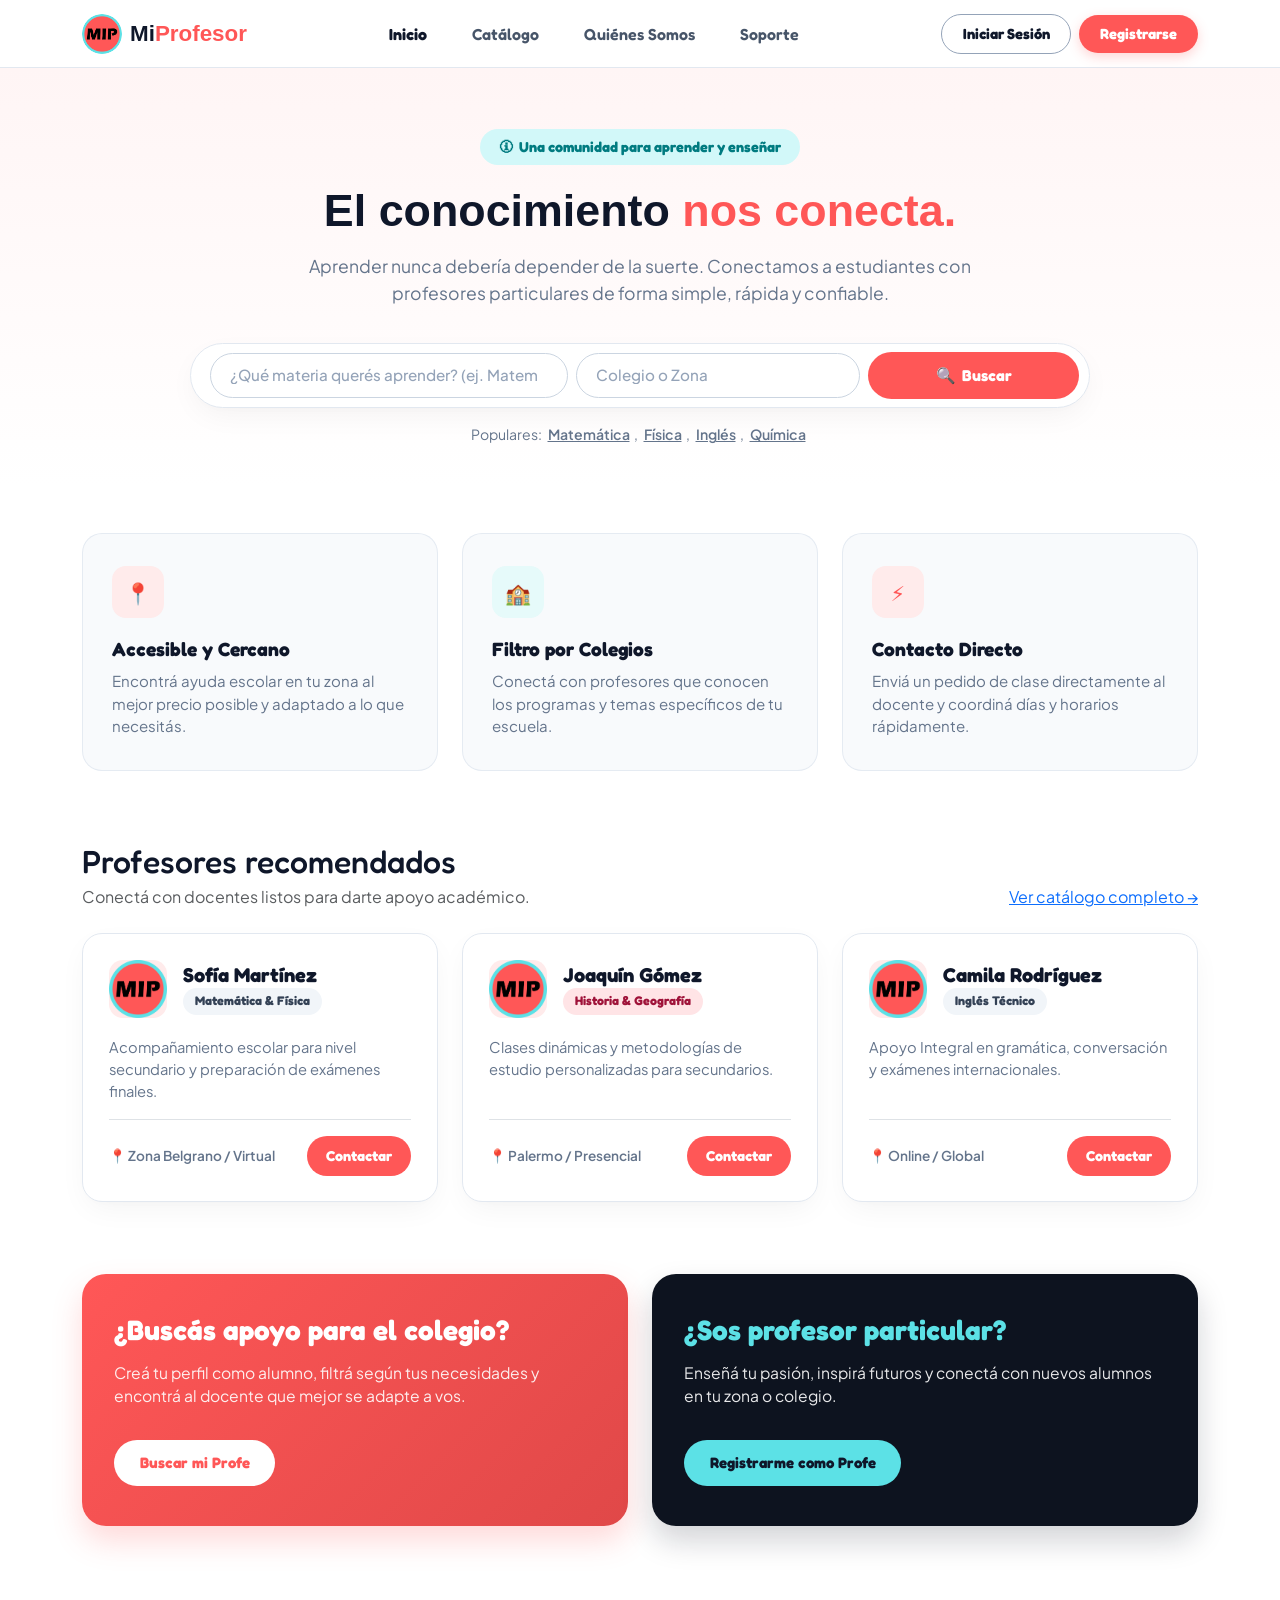
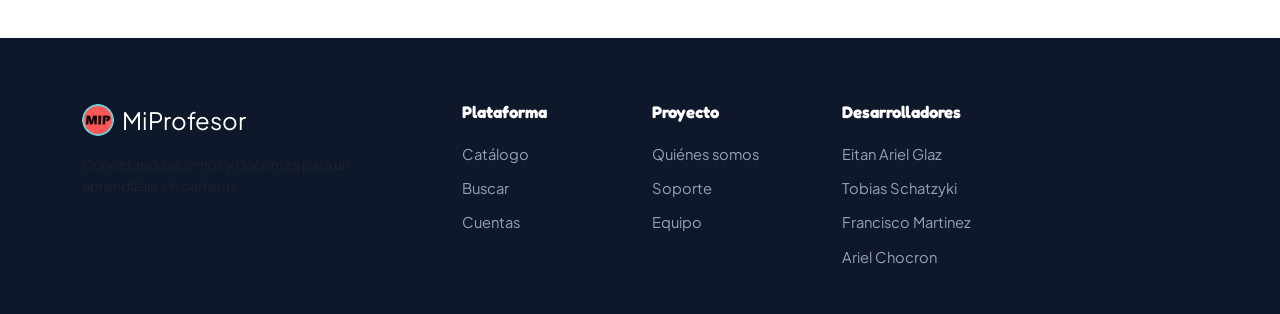
<file: index.html>
<!DOCTYPE html>
<html lang="es">
<head>
    <meta charset="UTF-8">
    <meta name="viewport" content="width=device-width, initial-scale=1.0">
    <title>MiProfesor (MIP) | Encontrá a tu profe ideal</title>

    <!-- Bootstrap 5 CSS (Estructura de grilla responsive) -->
    <link href="https://cdn.jsdelivr.net/npm/bootstrap@5.3.2/dist/css/bootstrap.min.css" rel="stylesheet">
    <link href="https://fonts.googleapis.com/css2?family=Plus+Jakarta+Sans:wght@400;500;600;700;800;900&display=swap" rel="stylesheet">
    <link rel="stylesheet" href="css/style.css">
</head>
<body>

    <!-- ================= HEADER ================= -->
    <header class="siteNavbarHeader navbar navbar-expand-lg sticky-top">
        <div class="container-xl">
            <a href="index.html" class="d-flex align-items-center gap-2 text-decoration-none">
                <div class="brandLogoCircle">
                    <img src="img/logo.png" alt="MIP Logo">
                </div>
                <span class="brandLogoTitle">Mi<span>Profesor</span></span>
            </a>

            <button class="navbar-toggler border-0" type="button" data-bs-toggle="collapse" data-bs-target="#mobileNavbarContent">
                <span class="navbar-toggler-icon"></span>
            </button>

            <div class="collapse navbar-collapse" id="mobileNavbarContent">
                <nav class="navbar-nav mx-auto gap-lg-3 my-3 my-lg-0 text-center">
                    <a href="index.html" class="navLinkItem active">Inicio</a>
                    <a href="catalogo.html" class="navLinkItem">Catálogo</a>
                    <a href="quienesSomos.html" class="navLinkItem">Quiénes Somos</a>
                    <a href="soporte.html" class="navLinkItem">Soporte</a>
                </nav>

                <div class="d-flex justify-content-center align-items-center gap-2">
                    <a href="login.html" class="headerBtnOutline">Iniciar Sesión</a>
                    <a href="registro.html" class="headerBtnPrimary">Registrarse</a>
                </div>
            </div>
        </div>
    </header>

    <!-- ================= CONTENIDO PRINCIPAL ================= -->
    <main>
        
        <!-- Hero Section & Buscador -->
        <section class="heroSectionContainer text-center animateFadeIn">
            <div class="container-xl">
                <div class="communityBadge">
                    <span>🛈</span> Una comunidad para aprender y enseñar
                </div>
                
                <h1 class="heroMainTitle">
                    El conocimiento <span class="highlightCoral">nos conecta.</span>
                </h1>
                
                <p class="heroSubTitle">
                    Aprender nunca debería depender de la suerte. Conectamos a estudiantes con profesores particulares de forma simple, rápida y confiable.
                </p>

                <!-- Formulario con IDs exactos para el JS -->
                <form id="landingSearchForm" class="animateFadeIn delay-1">
                    <div class="searchBoxCard">
                        <div class="row g-2 align-items-center">
                            <div class="col-12 col-md-5">
                                <input type="text" id="subjectSearchInput" class="formInputField" placeholder="¿Qué materia querés aprender? (ej. Matem">
                            </div>
                            <div class="col-12 col-md-4">
                                <input type="text" id="locationSearchInput" class="formInputField" placeholder="Colegio o Zona">
                            </div>
                            <div class="col-12 col-md-3">
                                <button type="submit" class="searchSubmitButton">
                                    <span>🔍</span> Buscar
                                </button>
                            </div>
                        </div>
                    </div>
                    
                    <div class="popularSearchText">
                        Populares: 
                        <a href="catalogo.html?subject=Matematica">Matemática</a>, 
                        <a href="catalogo.html?subject=Fisica">Física</a>, 
                        <a href="catalogo.html?subject=Ingles">Inglés</a>, 
                        <a href="catalogo.html?subject=Quimica">Química</a>
                    </div>
                    
                    <div id="searchValidationMessage" class="text-danger small mt-3 fw-bold" style="display: none;"></div>
                </form>
            </div>
        </section>

        <!-- Beneficios (3 columnas) -->
        <section class="py-5 animateFadeIn delay-2">
            <div class="container-xl">
                <div class="row g-4">
                    <div class="col-12 col-md-4">
                        <div class="featureItemCard">
                            <div class="featureIconBox iconBoxRed">📍</div>
                            <h2 class="featureCardTitle">Accesible y Cercano</h2>
                            <p class="featureCardText">Encontrá ayuda escolar en tu zona al mejor precio posible y adaptado a lo que necesitás.</p>
                        </div>
                    </div>
                    <div class="col-12 col-md-4">
                        <div class="featureItemCard">
                            <div class="featureIconBox iconBoxCyan">🏫</div>
                            <h2 class="featureCardTitle">Filtro por Colegios</h2>
                            <p class="featureCardText">Conectá con profesores que conocen los programas y temas específicos de tu escuela.</p>
                        </div>
                    </div>
                    <div class="col-12 col-md-4">
                        <div class="featureItemCard">
                            <div class="featureIconBox iconBoxRed">⚡</div>
                            <h2 class="featureCardTitle">Contacto Directo</h2>
                            <p class="featureCardText">Enviá un pedido de clase directamente al docente y coordiná días y horarios rápidamente.</p>
                        </div>
                    </div>
                </div>
            </div>
        </section>

        <!-- Profesores Recomendados -->
        <section class="py-4 animateFadeIn delay-3">
            <div class="container-xl">
                <div class="d-flex flex-column flex-sm-row justify-content-between align-items-sm-end mb-4 gap-2">
                    <div>
                        <h2 class="fs-2 fw-black mb-1">Profesores recomendados</h2>
                        <p class="text-muted mb-0">Conectá con docentes listos para darte apoyo académico.</p>
                    </div>
                    <a href="catalogo.html" class="viewAllCatalogLink">Ver catálogo completo →</a>
                </div>

                <div class="row g-4">
                    <!-- Profe 1 -->
                    <div class="col-12 col-md-4">
                        <div class="teacherProfileCard">
                            <div>
                                <div class="d-flex align-items-center gap-3">
                                    <div class="teacherAvatarIcon">
                                        <img src="img/logo.png" class="teacher-temp-img" alt="Foto Profesor Sofía Martínez">
                                    </div>
                                    <div>
                                        <h3 class="fs-5 fw-bold mb-0">Sofía Martínez</h3>
                                        <span class="teacherSubjectBadge">Matemática & Física</span>
                                    </div>
                                </div>
                                <p class="teacherBioDescription">Acompañamiento escolar para nivel secundario y preparación de exámenes finales.</p>
                            </div>
                            <div class="d-flex justify-content-between align-items-center pt-3 border-top">
                                <span class="teacherLocationTag">📍 Zona Belgrano / Virtual</span>
                                <a href="perfilProfesor.html" class="teacherContactButton">Contactar</a>
                            </div>
                        </div>
                    </div>
                    
                    <!-- Profe 2 -->
                    <div class="col-12 col-md-4">
                        <div class="teacherProfileCard">
                            <div>
                                <div class="d-flex align-items-center gap-3">
                                    <div class="teacherAvatarIcon">
                                        <img src="img/logo.png" class="teacher-temp-img" alt="Foto Profesor Joaquín Gómez">
                                    </div>
                                    <div>
                                        <h3 class="fs-5 fw-bold mb-0">Joaquín Gómez</h3>
                                        <span class="teacherSubjectBadge pink">Historia & Geografía</span>
                                    </div>
                                </div>
                                <p class="teacherBioDescription">Clases dinámicas y metodologías de estudio personalizadas para secundarios.</p>
                            </div>
                            <div class="d-flex justify-content-between align-items-center pt-3 border-top">
                                <span class="teacherLocationTag">📍 Palermo / Presencial</span>
                                <a href="perfilProfesor.html" class="teacherContactButton">Contactar</a>
                            </div>
                        </div>
                    </div>

                    <!-- Profe 3 -->
                    <div class="col-12 col-md-4">
                        <div class="teacherProfileCard">
                            <div>
                                <div class="d-flex align-items-center gap-3">
                                    <div class="teacherAvatarIcon">
                                        <img src="img/logo.png" class="teacher-temp-img" alt="Foto Profesor Camila Rodríguez">
                                    </div>
                                    <div>
                                        <h3 class="fs-5 fw-bold mb-0">Camila Rodríguez</h3>
                                        <span class="teacherSubjectBadge">Inglés Técnico</span>
                                    </div>
                                </div>
                                <p class="teacherBioDescription">Apoyo Integral en gramática, conversación y exámenes internacionales.</p>
                            </div>
                            <div class="d-flex justify-content-between align-items-center pt-3 border-top">
                                <span class="teacherLocationTag">📍 Online / Global</span>
                                <a href="perfilProfesor.html" class="teacherContactButton">Contactar</a>
                            </div>
                        </div>
                    </div>
                </div>
            </div>
        </section>

        <!-- CTA Doble -->
        <section class="py-5 animateFadeIn delay-3">
            <div class="container-xl">
                <div class="row g-4">
                    <div class="col-12 col-md-6">
                        <div class="roleActionCardCoral">
                            <div>
                                <h2 class="roleActionTitle">¿Buscás apoyo para el colegio?</h2>
                                <p class="roleActionText">Creá tu perfil como alumno, filtrá según tus necesidades y encontrá al docente que mejor se adapte a vos.</p>
                            </div>
                            <a href="catalogo.html" class="roleActionButtonWhite">Buscar mi Profe</a>
                        </div>
                    </div>
                    <div class="col-12 col-md-6">
                        <div class="roleActionCardDark">
                            <div>
                                <h2 class="roleActionTitle cyan">¿Sos profesor particular?</h2>
                                <p class="roleActionText">Enseñá tu pasión, inspirá futuros y conectá con nuevos alumnos en tu zona o colegio.</p>
                            </div>
                            <a href="registro.html" class="roleActionButtonCyan">Registrarme como Profe</a>
                        </div>
                    </div>
                </div>
            </div>
        </section>
    </main>

    <!-- ================= FOOTER ================= -->
    <footer class="mainSiteFooter">
        <div class="container-xl">
            <div class="row g-4">
                <div class="col-12 col-md-4">
                    <div class="d-flex align-items-center gap-2 mb-3">
                        <div class="brandLogoCircle" style="width: 32px; height: 32px;">
                            <img src="img/logo.png" alt="MIP Logo">
                        </div>
                        <span class="fw-black fs-4 text-white">MiProfesor</span>
                    </div>
                    <p class="small text-muted" style="max-width: 280px;">Conectando alumnos y docentes para un aprendizaje sin barreras.</p>
                </div>
                <div class="col-6 col-md-2">
                    <h3 class="footerColumnTitle">Plataforma</h3>
                    <ul class="footerLinkList">
                        <li class="footerLinkItem"><a href="catalogo.html">Catálogo</a></li>
                        <li class="footerLinkItem"><a href="catalogo.html">Buscar</a></li>
                        <li class="footerLinkItem"><a href="login.html">Cuentas</a></li>
                    </ul>
                </div>
                <div class="col-6 col-md-2">
                    <h3 class="footerColumnTitle">Proyecto</h3>
                    <ul class="footerLinkList">
                        <li class="footerLinkItem"><a href="quienesSomos.html">Quiénes somos</a></li>
                        <li class="footerLinkItem"><a href="soporte.html">Soporte</a></li>
                        <li class="footerLinkItem"><a href="quienesSomos.html">Equipo</a></li>
                    </ul>
                </div>
                <div class="col-12 col-md-4">
                    <h3 class="footerColumnTitle">Desarrolladores</h3>
                    <ul class="footerLinkList">
                        <li class="footerLinkItem"><span>Eitan Ariel Glaz</span></li>
                        <li class="footerLinkItem"><span>Tobias Schatzyki</span></li>
                        <li class="footerLinkItem"><span>Francisco Martinez</span></li>
                        <li class="footerLinkItem"><span>Ariel Chocron</span></li>
                    </ul>
                </div>
            </div>
        </div>
    </footer>

    <script src="https://cdn.jsdelivr.net/npm/bootstrap@5.3.2/dist/js/bootstrap.bundle.min.js"></script>
    <script src="js/site.js"></script>
</body>
</html>
</file>
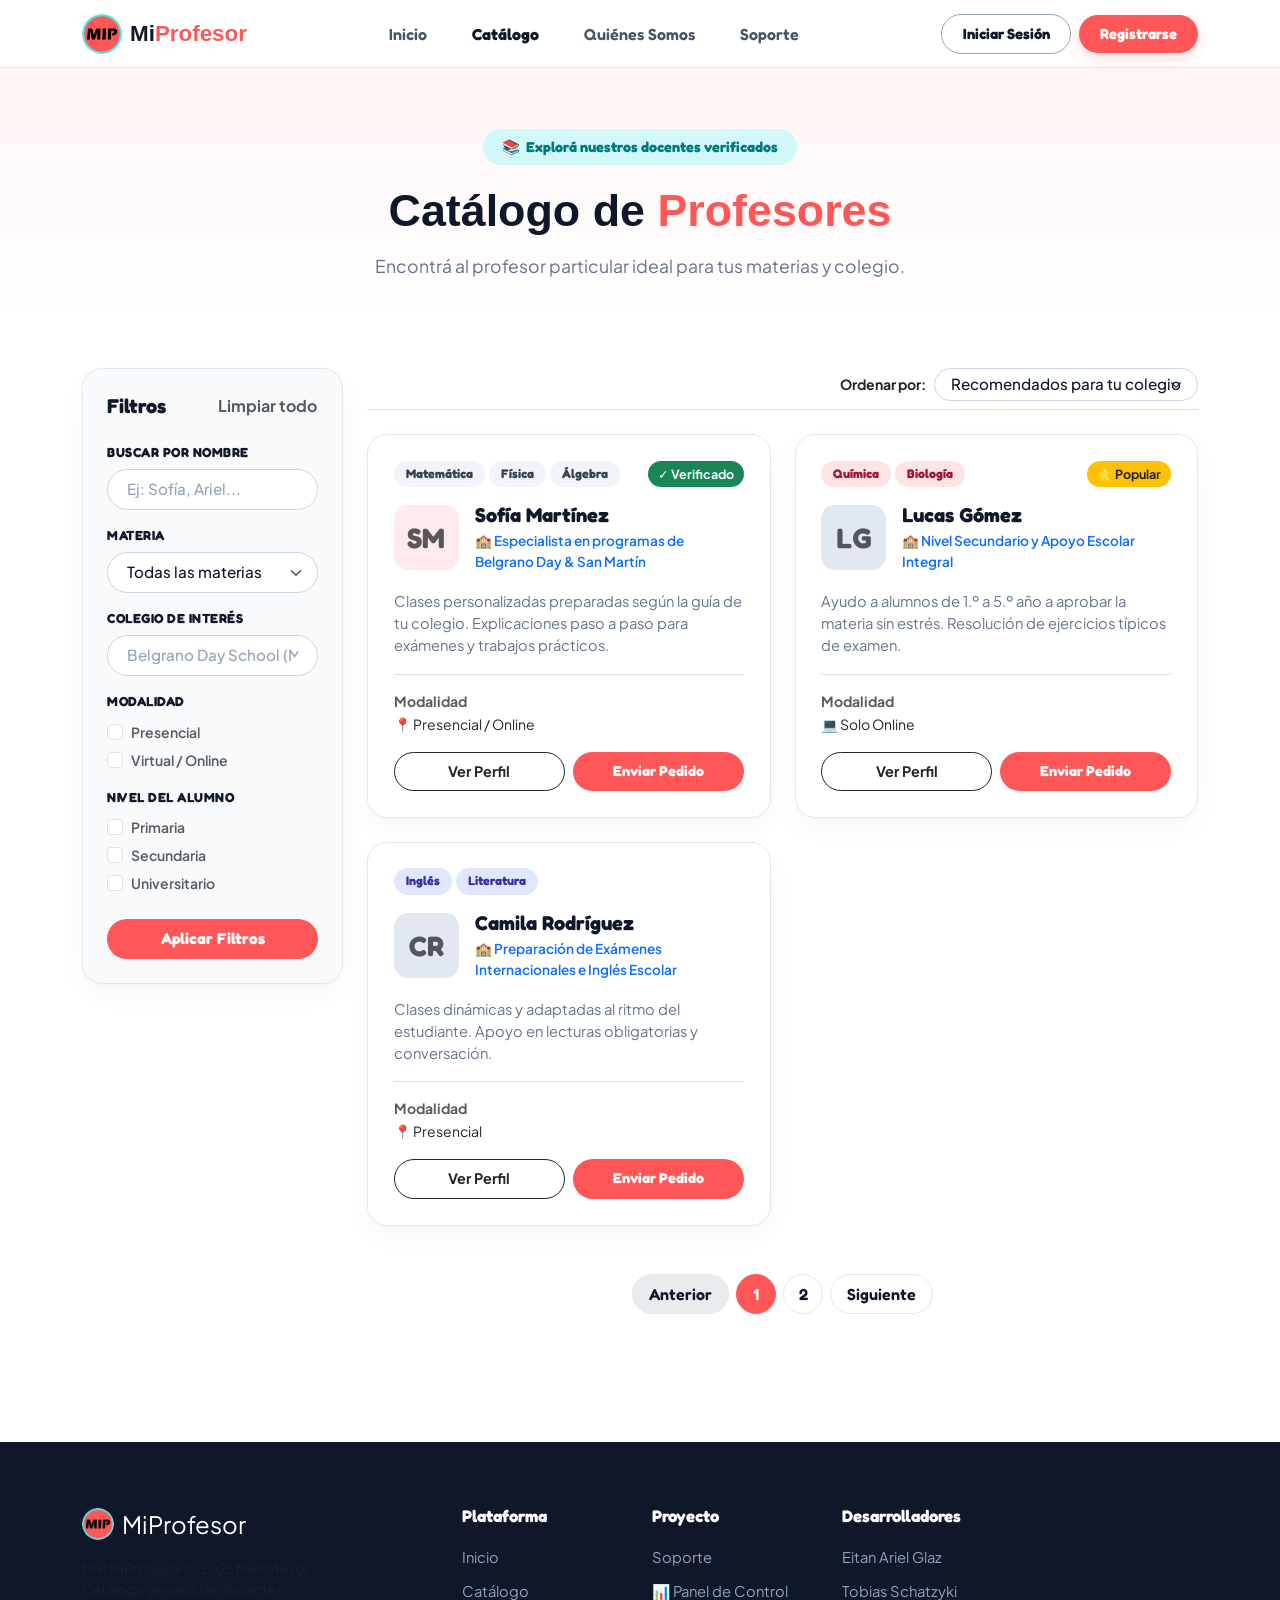
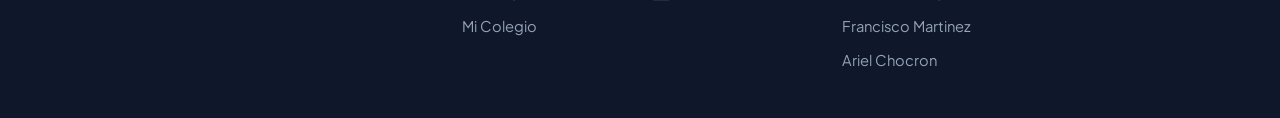
<file: catalogo.html>
<!DOCTYPE html>
<html lang="es">
<head>
    <meta charset="UTF-8">
    <meta name="viewport" content="width=device-width, initial-scale=1.0">
    <title>Catálogo de Profesores | MiProfesor (MIP)</title>

    <!-- Bootstrap 5 CSS -->
    <link href="https://cdn.jsdelivr.net/npm/bootstrap@5.3.2/dist/css/bootstrap.min.css" rel="stylesheet">
    <!-- Google Fonts -->
    <link href="https://fonts.googleapis.com/css2?family=Fredoka:wght@400;600;700&family=Plus+Jakarta+Sans:ital,wght@0,400;0,500;0,600;0,700;0,800;1,400&display=swap" rel="stylesheet">
    <!-- Estilos propios -->
    <link rel="stylesheet" href="css/style.css">
</head>
<body>

    <!-- ================= HEADER ================= -->
    <header class="siteNavbarHeader navbar navbar-expand-lg sticky-top">
        <div class="container-xl">
            <a href="index.html" class="d-flex align-items-center gap-2 text-decoration-none">
                <div class="brandLogoCircle">
                    <img src="img/logo.png" alt="MIP Logo">
                </div>
                <span class="brandLogoTitle">Mi<span>Profesor</span></span>
            </a>

            <button class="navbar-toggler border-0" type="button" data-bs-toggle="collapse" data-bs-target="#mobileNavbarContent">
                <span class="navbar-toggler-icon"></span>
            </button>

            <div class="collapse navbar-collapse" id="mobileNavbarContent">
                <nav class="navbar-nav mx-auto gap-lg-3 my-3 my-lg-0 text-center">
                    <a href="index.html" class="navLinkItem">Inicio</a>
                    <a href="catalogo.html" class="navLinkItem active">Catálogo</a>
                    <a href="quienesSomos.html" class="navLinkItem">Quiénes Somos</a>
                    <a href="soporte.html" class="navLinkItem">Soporte</a>
                </nav>

                <div class="d-flex justify-content-center align-items-center gap-2">
                    <a href="login.html" class="headerBtnOutline">Iniciar Sesión</a>
                    <a href="registro.html" class="headerBtnPrimary">Registrarse</a>
                </div>
            </div>
        </div>
    </header>

    <!-- ================= CONTENIDO PRINCIPAL ================= -->
    <main>
        
        <!-- Header de Encabezado -->
        <section class="catalogHeroHeader text-center animateFadeIn">
            <div class="container-xl">
                <div class="communityBadge">
                    <span>📚</span> Explorá nuestros docentes verificados
                </div>
                <h1 class="heroMainTitle">
                    Catálogo de <span class="highlightCoral">Profesores</span>
                </h1>
                <p class="heroSubTitle mb-0">
                    Encontrá al profesor particular ideal para tus materias y colegio.
                </p>
            </div>
        </section>

        <!-- Layout con Sidebar (Filtros) y Main Content (Resultados) -->
        <section class="py-5 animateFadeIn delay-1">
            <div class="container-xl">
                <div class="row g-4">
                    
                    <!-- ================= BARRA LATERAL (FILTROS) ================= -->
                    <aside class="col-12 col-lg-3">
                        <div class="catalogFilterBox sticky-top" style="top: 100px; z-index: 10;">
                            <form id="sidebarFilterForm">
                                <div class="d-flex justify-content-between align-items-center mb-4">
                                    <h3 class="fs-5 fw-bold mb-0">Filtros</h3>
                                    <button type="reset" id="resetCatalogFiltersBtn" class="btn btn-link text-muted p-0 text-decoration-none small fw-bold">Limpiar todo</button>
                                </div>

                                <!-- Buscar por Nombre -->
                                <div class="mb-3">
                                    <label for="nameSearchInput" class="filterFieldLabel">BUSCAR POR NOMBRE</label>
                                    <input type="text" id="nameSearchInput" class="formInputField py-2" placeholder="Ej: Sofía, Ariel...">
                                </div>

                                <!-- Materia -->
                                <div class="mb-3">
                                    <label for="subjectSelect" class="filterFieldLabel">MATERIA</label>
                                    <select id="subjectSelect" class="formInputField filterSelectField py-2">
                                        <option value="">Todas las materias</option>
                                        <option value="matematica">Matemática</option>
                                        <option value="fisica">Física</option>
                                        <option value="quimica">Química</option>
                                        <option value="ingles">Inglés</option>
                                    </select>
                                </div>

                                <!-- Colegio de Interés -->
                                <div class="mb-3">
                                    <label for="schoolSearchInput" class="filterFieldLabel">COLEGIO DE INTERÉS</label>
                                    <input type="text" id="schoolSearchInput" class="formInputField py-2" placeholder="Belgrano Day School (Mi co...">
                                </div>

                                <!-- Modalidad -->
                                <div class="mb-3">
                                    <label class="filterFieldLabel mb-2">MODALIDAD</label>
                                    <div class="form-check mb-1">
                                        <input class="form-check-input" type="checkbox" id="modPresencial">
                                        <label class="form-check-label text-muted small fw-semibold" for="modPresencial">Presencial</label>
                                    </div>
                                    <div class="form-check mb-1">
                                        <input class="form-check-input" type="checkbox" id="modVirtual">
                                        <label class="form-check-label text-muted small fw-semibold" for="modVirtual">Virtual / Online</label>
                                    </div>
                                </div>

                                <!-- Nivel del Alumno -->
                                <div class="mb-4">
                                    <label class="filterFieldLabel mb-2">NIVEL DEL ALUMNO</label>
                                    <div class="form-check mb-1">
                                        <input class="form-check-input" type="checkbox" id="nivPrimaria">
                                        <label class="form-check-label text-muted small fw-semibold" for="nivPrimaria">Primaria</label>
                                    </div>
                                    <div class="form-check mb-1">
                                        <input class="form-check-input" type="checkbox" id="nivSecundaria">
                                        <label class="form-check-label text-muted small fw-semibold" for="nivSecundaria">Secundaria</label>
                                    </div>
                                    <div class="form-check mb-1">
                                        <input class="form-check-input" type="checkbox" id="nivUniversitario">
                                        <label class="form-check-label text-muted small fw-semibold" for="nivUniversitario">Universitario</label>
                                    </div>
                                </div>

                                <button type="submit" class="searchSubmitButton w-100 py-2">
                                    Aplicar Filtros
                                </button>
                            </form>
                        </div>
                    </aside>

                    <!-- ================= RESULTADOS Y TARJETAS ================= -->
                    <div class="col-12 col-lg-9 animateFadeIn delay-2">
                        
                        <!-- Barra Superior: Ordenar -->
                        <div class="d-flex flex-column flex-sm-row justify-content-end align-items-sm-center mb-4 pb-2 border-bottom">
                            <div class="d-flex align-items-center gap-2 mt-2 mt-sm-0">
                                <span class="small fw-bold text-dark text-nowrap">Ordenar por:</span>
                                <select class="formInputField filterSelectField py-1 px-3 text-sm" id="sortCatalogSelect" style="width: auto; min-width: 250px;">
                                    <option value="recomendados">Recomendados para tu colegio</option>
                                    <option value="relevance">Mayor Relevancia</option>
                                    <option value="rating">Mejor Valorados</option>
                                </select>
                            </div>
                        </div>

                        <!-- Lista / Grid de Tarjetas -->
                        <div class="row g-4" id="teachersCatalogGrid">
                            
                            <!-- Profe 1: Sofía Martínez -->
                            <div class="col-12 col-md-6 teacherCardItem">
                                <div class="teacherProfileCard h-100">
                                    <div>
                                        <!-- Header de la tarjeta -->
                                        <div class="d-flex justify-content-between align-items-start mb-2">
                                            <div class="d-flex flex-wrap gap-1">
                                                <span class="teacherSubjectBadge">Matemática</span>
                                                <span class="teacherSubjectBadge">Física</span>
                                                <span class="teacherSubjectBadge">Álgebra</span>
                                            </div>
                                            <span class="teacherRatingBadge bg-success text-white">✓ Verificado</span>
                                        </div>
                                        
                                        <!-- Info Personal -->
                                        <div class="d-flex align-items-center gap-3 my-3">
                                            <div class="teacherAvatarIcon" style="width: 65px; height: 65px;">
                                                <span class="fs-3 fw-bold text-muted">SM</span>
                                            </div>
                                            <div>
                                                <h3 class="fs-5 fw-bold mb-0">Sofía Martínez</h3>
                                                <span class="teacherLocationTag text-primary d-block mt-1">🏫 Especialista en programas de Belgrano Day & San Martín</span>
                                            </div>
                                        </div>
                                        
                                        <!-- Bio -->
                                        <p class="teacherBioDescription">Clases personalizadas preparadas según la guía de tu colegio. Explicaciones paso a paso para exámenes y trabajos prácticos.</p>
                                    </div>

                                    <!-- Footer de la tarjeta -->
                                    <div class="pt-3 border-top mt-auto">
                                        <div class="mb-3">
                                            <span class="text-muted small fw-bold d-block">Modalidad</span>
                                            <span class="text-dark small">📍 Presencial / Online</span>
                                        </div>
                                        <div class="d-flex gap-2">
                                            <a href="perfilProfesor.html" class="btn btn-outline-dark rounded-pill fw-bold w-50 py-2" style="font-size: 0.9rem;">Ver Perfil</a>
                                            <a href="#" class="teacherContactButton w-50 text-center py-2">Enviar Pedido</a>
                                        </div>
                                    </div>
                                </div>
                            </div>

                            <!-- Profe 2: Lucas Gómez -->
                            <div class="col-12 col-md-6 teacherCardItem">
                                <div class="teacherProfileCard h-100">
                                    <div>
                                        <!-- Header de la tarjeta -->
                                        <div class="d-flex justify-content-between align-items-start mb-2">
                                            <div class="d-flex flex-wrap gap-1">
                                                <span class="teacherSubjectBadge pink">Química</span>
                                                <span class="teacherSubjectBadge pink">Biología</span>
                                            </div>
                                            <span class="teacherRatingBadge bg-warning text-dark">⭐ Popular</span>
                                        </div>
                                        
                                        <!-- Info Personal -->
                                        <div class="d-flex align-items-center gap-3 my-3">
                                            <div class="teacherAvatarIcon" style="width: 65px; height: 65px; background-color: #E2E8F0;">
                                                <span class="fs-3 fw-bold text-muted">LG</span>
                                            </div>
                                            <div>
                                                <h3 class="fs-5 fw-bold mb-0">Lucas Gómez</h3>
                                                <span class="teacherLocationTag text-primary d-block mt-1">🏫 Nivel Secundario y Apoyo Escolar Integral</span>
                                            </div>
                                        </div>
                                        
                                        <!-- Bio -->
                                        <p class="teacherBioDescription">Ayudo a alumnos de 1.º a 5.º año a aprobar la materia sin estrés. Resolución de ejercicios típicos de examen.</p>
                                    </div>

                                    <!-- Footer de la tarjeta -->
                                    <div class="pt-3 border-top mt-auto">
                                        <div class="mb-3">
                                            <span class="text-muted small fw-bold d-block">Modalidad</span>
                                            <span class="text-dark small">💻 Solo Online</span>
                                        </div>
                                        <div class="d-flex gap-2">
                                            <a href="perfilProfesor.html" class="btn btn-outline-dark rounded-pill fw-bold w-50 py-2" style="font-size: 0.9rem;">Ver Perfil</a>
                                            <a href="#" class="teacherContactButton w-50 text-center py-2">Enviar Pedido</a>
                                        </div>
                                    </div>
                                </div>
                            </div>

                            <!-- Profe 3: Camila Rodríguez -->
                            <div class="col-12 col-md-6 teacherCardItem">
                                <div class="teacherProfileCard h-100">
                                    <div>
                                        <!-- Header de la tarjeta -->
                                        <div class="d-flex justify-content-between align-items-start mb-2">
                                            <div class="d-flex flex-wrap gap-1">
                                                <span class="teacherSubjectBadge" style="background-color: #E0E7FF; color: #3730A3;">Inglés</span>
                                                <span class="teacherSubjectBadge" style="background-color: #E0E7FF; color: #3730A3;">Literatura</span>
                                            </div>
                                        </div>
                                        
                                        <!-- Info Personal -->
                                        <div class="d-flex align-items-center gap-3 my-3">
                                            <div class="teacherAvatarIcon" style="width: 65px; height: 65px; background-color: #E2E8F0;">
                                                <span class="fs-3 fw-bold text-muted">CR</span>
                                            </div>
                                            <div>
                                                <h3 class="fs-5 fw-bold mb-0">Camila Rodríguez</h3>
                                                <span class="teacherLocationTag text-primary d-block mt-1">🏫 Preparación de Exámenes Internacionales e Inglés Escolar</span>
                                            </div>
                                        </div>
                                        
                                        <!-- Bio -->
                                        <p class="teacherBioDescription">Clases dinámicas y adaptadas al ritmo del estudiante. Apoyo en lecturas obligatorias y conversación.</p>
                                    </div>

                                    <!-- Footer de la tarjeta -->
                                    <div class="pt-3 border-top mt-auto">
                                        <div class="mb-3">
                                            <span class="text-muted small fw-bold d-block">Modalidad</span>
                                            <span class="text-dark small">📍 Presencial</span>
                                        </div>
                                        <div class="d-flex gap-2">
                                            <a href="perfilProfesor.html" class="btn btn-outline-dark rounded-pill fw-bold w-50 py-2" style="font-size: 0.9rem;">Ver Perfil</a>
                                            <a href="#" class="teacherContactButton w-50 text-center py-2">Enviar Pedido</a>
                                        </div>
                                    </div>
                                </div>
                            </div>

                        </div>

                        <!-- Paginación -->
                        <nav class="d-flex justify-content-center mt-5" id="catalogPagination">
                            <ul class="pagination gap-2">
                                <li class="page-item disabled">
                                    <a class="page-link rounded-pill px-3" href="#">Anterior</a>
                                </li>
                                <li class="page-item active"><a class="page-link rounded-circle" href="#">1</a></li>
                                <li class="page-item"><a class="page-link rounded-circle" href="#">2</a></li>
                                <li class="page-item">
                                    <a class="page-link rounded-pill px-3" href="#">Siguiente</a>
                                </li>
                            </ul>
                        </nav>

                    </div>
                </div>
            </div>
        </section>

    </main>

    <!-- ================= FOOTER ================= -->
    <footer class="mainSiteFooter">
        <div class="container-xl">
            <div class="row g-4">
                <div class="col-12 col-md-4">
                    <div class="d-flex align-items-center gap-2 mb-3">
                        <div class="brandLogoCircle" style="width: 32px; height: 32px;">
                            <img src="img/logo.png" alt="MIP Logo">
                        </div>
                        <span class="fw-black fs-4 text-white">MiProfesor</span>
                    </div>
                    <p class="small text-muted" style="max-width: 280px;">MIP MiProfesor © 2026 MiProfesor - Catálogo general de docentes.</p>
                </div>
                <div class="col-6 col-md-2">
                    <h3 class="footerColumnTitle">Plataforma</h3>
                    <ul class="footerLinkList">
                        <li class="footerLinkItem"><a href="index.html">Inicio</a></li>
                        <li class="footerLinkItem"><a href="catalogo.html">Catálogo</a></li>
                        <li class="footerLinkItem"><a href="#">Mi Colegio</a></li>
                    </ul>
                </div>
                <div class="col-6 col-md-2">
                    <h3 class="footerColumnTitle">Proyecto</h3>
                    <ul class="footerLinkList">
                        <li class="footerLinkItem"><a href="soporte.html">Soporte</a></li>
                        <li class="footerLinkItem"><a href="#">📊 Panel de Control</a></li>
                    </ul>
                </div>
                <div class="col-12 col-md-4">
                    <h3 class="footerColumnTitle">Desarrolladores</h3>
                    <ul class="footerLinkList">
                        <li class="footerLinkItem"><span>Eitan Ariel Glaz</span></li>
                        <li class="footerLinkItem"><span>Tobias Schatzyki</span></li>
                        <li class="footerLinkItem"><span>Francisco Martinez</span></li>
                        <li class="footerLinkItem"><span>Ariel Chocron</span></li>
                    </ul>
                </div>
            </div>
        </div>
    </footer>

    <!-- Bootstrap 5 Bundle JS -->
    <script src="https://cdn.jsdelivr.net/npm/bootstrap@5.3.2/dist/js/bootstrap.bundle.min.js"></script>
    <!-- JS del sitio -->
    <script src="js/site.js"></script>
</body>
</html>
</file>
<file: css/style.css>
@import url('https://fonts.googleapis.com/css2?family=Fredoka:wght@400;600;700&family=Plus+Jakarta+Sans:ital,wght@0,400;0,500;0,600;0,700;0,800;1,400&display=swap');

/* =========================================
   VARIABLES Y PALETA DE COLORES MIP
========================================= */
:root {
    --primaryCoral: #FF5757;
    --primaryCoralHover: #E04848;
    --secondaryCyan: #5CE1E6;
    --secondaryCyanHover: #48CED3;
    --secondaryMagenta: #D51F47;
    
    --darkNeutral: #0F172A;
    --darkCardBg: #0D131F;
    --textMuted: #64748B;
    
    --lightBackground: #FFFFFF;
    --heroBgGradient: linear-gradient(180deg, #FFF5F5 0%, #FFFFFF 100%);
    --cardBgSoft: #F8FAFC;
    
    --borderLight: #E2E8F0;
    --borderInput: #CBD5E1;
    --shadowSoft: 0 10px 30px -5px rgba(0, 0, 0, 0.05), 0 4px 12px -2px rgba(0, 0, 0, 0.02);
    --shadowHover: 0 20px 35px -10px rgba(0, 0, 0, 0.08), 0 10px 15px -5px rgba(0, 0, 0, 0.04);

    --fontTitulos: 'Eras Bold ITC', 'Eras ITC', 'ITC Eras', sans-serif;
    --fontImportante: 'Fredoka', sans-serif;
    --fontParrafos: 'Plus Jakarta Sans', system-ui, -apple-system, sans-serif;
}

/* =========================================
   RESET Y ESTILOS GENERALES
========================================= */
*, *::before, *::after {
    box-sizing: border-box;
}

body {
    font-family: var(--fontParrafos);
    background-color: var(--lightBackground);
    color: var(--darkNeutral);
    margin: 0;
    padding: 0;
    -webkit-font-smoothing: antialiased;
    overflow-x: hidden;
}

main {
    overflow-x: hidden;
}

h1, h2, h3, h4 {
    font-family: var(--fontImportante);
    color: var(--darkNeutral);
}

h2 {
    font-size: 1.5rem;
}

h3 {
    font-size: 1.25rem;
}

img {
    max-width: 100%;
    height: auto;
    display: block;
}

/* Animaciones de Entrada */
@keyframes fadeInUp {
    from {
        opacity: 0;
        transform: translateY(18px);
    }
    to {
        opacity: 1;
        transform: translateY(0);
    }
}

.animateFadeIn {
    animation: fadeInUp 0.5s cubic-bezier(0.16, 1, 0.3, 1) forwards;
}

.delay-1 { animation-delay: 0.1s; }
.delay-2 { animation-delay: 0.2s; }
.delay-3 { animation-delay: 0.3s; }

/* =========================================
   1. HEADER / NAVBAR COMPARTIDO
========================================= */
.siteNavbarHeader {
    background-color: rgba(255, 255, 255, 0.96);
    backdrop-filter: blur(8px);
    border-bottom: 1px solid var(--borderLight);
    padding: 0.85rem 0;
}

.brandLogoCircle {
    width: 40px;
    height: 40px;
    border-radius: 50%;
    display: flex;
    align-items: center;
    justify-content: center;
    transition: transform 0.3s ease;
    overflow: hidden;
    flex-shrink: 0;
}

.brandLogoCircle img {
    width: 100%;
    height: 100%;
    object-fit: cover;
}

.brandLogoCircle:hover {
    transform: scale(1.08) rotate(-5deg);
}

.brandLogoTitle {
    font-family: var(--fontTitulos);
    font-size: 1.4rem;
    font-weight: 800;
    color: var(--darkNeutral);
}

.brandLogoTitle span {
    color: var(--primaryCoral);
}

.navLinkItem {
    font-family: var(--fontImportante);
    font-weight: 600;
    color: #475569;
    text-decoration: none;
    padding: 0.5rem 0.9rem;
    font-size: 1rem;
    transition: color 0.2s ease;
}

.navLinkItem:hover, 
.navLinkItem.active {
    color: var(--darkNeutral);
    font-weight: 700;
}

/* Botones del Header */
.headerBtnOutline {
    font-family: var(--fontImportante);
    border: 1.5px solid #94A3B8;
    background: transparent;
    color: var(--darkNeutral);
    font-weight: 700;
    padding: 0.5rem 1.3rem;
    border-radius: 50px;
    font-size: 0.92rem;
    text-decoration: none;
    transition: all 0.2s ease;
    display: inline-block;
    text-align: center;
}

.headerBtnOutline:hover {
    border-color: var(--darkNeutral);
    background-color: var(--cardBgSoft);
}

.headerBtnPrimary {
    font-family: var(--fontImportante);
    background-color: var(--primaryCoral);
    color: #FFFFFF;
    font-weight: 700;
    padding: 0.5rem 1.3rem;
    border-radius: 50px;
    font-size: 0.92rem;
    text-decoration: none;
    box-shadow: 0 4px 12px rgba(255, 87, 87, 0.25);
    transition: all 0.2s ease;
    display: inline-block;
    text-align: center;
}

.headerBtnPrimary:hover {
    background-color: var(--primaryCoralHover);
    transform: translateY(-1px);
    box-shadow: 0 6px 16px rgba(255, 87, 87, 0.35);
    color: #FFFFFF;
}

/* =========================================
   2. HERO SECTIONS (INDEX & CATÁLOGO)
========================================= */
.heroSectionContainer,
.catalogHeroHeader {
    background: var(--heroBgGradient);
    padding: 3.8rem 0 2.5rem 0;
}

.communityBadge {
    font-family: var(--fontImportante);
    display: inline-flex;
    align-items: center;
    gap: 0.4rem;
    background-color: #D2F8F9;
    color: #007B80;
    font-size: 0.9rem;
    font-weight: 700;
    padding: 0.45rem 1.2rem;
    border-radius: 50px;
    margin-bottom: 1.2rem;
}

.heroMainTitle {
    font-family: var(--fontTitulos);
    font-size: clamp(2rem, 5vw, 2.8rem);
    font-weight: 900;
    line-height: 1.18;
    margin-bottom: 1rem;
}

.heroMainTitle .highlightCoral {
    color: var(--primaryCoral);
}

.heroSubTitle {
    font-family: var(--fontParrafos);
    font-size: clamp(0.95rem, 2.5vw, 1.1rem);
    color: var(--textMuted);
    max-width: 680px;
    margin: 0 auto 2.2rem auto;
    line-height: 1.55;
}

/* Caja de Búsqueda del Index */
.searchBoxCard {
    background-color: #FFFFFF;
    border: 1px solid var(--borderLight);
    border-radius: 50px;
    padding: 0.5rem 0.6rem 0.5rem 1.2rem;
    box-shadow: var(--shadowSoft);
    max-width: 900px;
    margin: 0 auto;
    transition: box-shadow 0.3s ease, transform 0.3s ease;
}

.searchBoxCard:hover {
    box-shadow: var(--shadowHover);
}

.formInputField {
    font-family: var(--fontParrafos);
    border: 1.5px solid var(--borderInput);
    background-color: #FFFFFF;
    border-radius: 50px;
    padding: 0.65rem 1.2rem;
    font-size: 0.95rem;
    font-weight: 500;
    width: 100%;
    outline: none;
    transition: all 0.25s ease;
    color: var(--darkNeutral);
}

.formInputField:focus {
    border-color: var(--secondaryCyan);
    box-shadow: 0 0 0 4px rgba(92, 225, 230, 0.25);
}

.formInputField::placeholder {
    color: #94A3B8;
}

.searchSubmitButton {
    font-family: var(--fontImportante);
    background-color: var(--primaryCoral);
    color: #FFFFFF;
    font-weight: 700;
    border: none;
    border-radius: 50px;
    padding: 0.75rem 1.8rem;
    font-size: 0.98rem;
    cursor: pointer;
    display: inline-flex;
    align-items: center;
    justify-content: center;
    gap: 0.4rem;
    width: 100%;
    transition: all 0.2s ease;
}

.searchSubmitButton:hover {
    background-color: var(--primaryCoralHover);
    transform: translateY(-1px);
    box-shadow: 0 4px 12px rgba(255, 87, 87, 0.3);
}

.popularSearchText {
    font-family: var(--fontParrafos);
    font-size: 0.88rem;
    color: var(--textMuted);
    margin-top: 1rem;
}

.popularSearchText a {
    color: var(--textMuted);
    text-decoration: underline;
    font-weight: 600;
    margin: 0 0.25rem;
    transition: color 0.2s ease;
}

.popularSearchText a:hover {
    color: var(--primaryCoral);
}

/* =========================================
   3. SIDEBAR DE FILTROS (CATÁLOGO)
========================================= */
.catalogFilterBox {
    background-color: var(--cardBgSoft);
    border: 1px solid var(--borderLight);
    border-radius: 20px;
    padding: 1.5rem;
    box-shadow: var(--shadowSoft);
}

.filterFieldLabel {
    font-family: var(--fontImportante);
    font-size: 0.82rem;
    font-weight: 700;
    letter-spacing: 0.5px;
    color: var(--darkNeutral);
    margin-bottom: 0.4rem;
    display: block;
    text-transform: uppercase;
}

.filterSelectField {
    appearance: none;
    background-image: url("data:image/svg+xml,%3csvg xmlns='http://www.w3.org/2000/svg' viewBox='0 0 16 16'%3e%3cpath fill='none' stroke='%23475569' stroke-linecap='round' stroke-linejoin='round' stroke-width='2' d='m2 5 6 6 6-6'/%3e%3c/svg%3e");
    background-repeat: no-repeat;
    background-position: right 0.9rem center;
    background-size: 14px 12px;
    padding-right: 2.2rem;
    cursor: pointer;
}

/* Form Check Customization */
.form-check-input:checked {
    background-color: var(--primaryCoral);
    border-color: var(--primaryCoral);
}

.form-check-input:focus {
    box-shadow: 0 0 0 0.25rem rgba(255, 87, 87, 0.2);
    border-color: var(--primaryCoral);
}

/* =========================================
   4. TARJETAS DE PROFESORES (CATÁLOGO & INDEX)
========================================= */
.teacherProfileCard {
    background-color: #FFFFFF;
    border: 1px solid var(--borderLight);
    border-radius: 20px;
    padding: 1.6rem;
    box-shadow: var(--shadowSoft);
    height: 100%;
    display: flex;
    flex-direction: column;
    justify-content: space-between;
    transition: all 0.3s ease;
}

.teacherProfileCard:hover {
    transform: translateY(-4px);
    box-shadow: var(--shadowHover);
    border-color: #CBD5E1;
}

.teacherAvatarIcon {
    width: 58px;
    height: 58px;
    border-radius: 14px;
    background-color: #FFEBEB;
    color: var(--primaryCoral);
    display: flex;
    align-items: center;
    justify-content: center;
    font-family: var(--fontImportante);
    font-weight: 700;
    font-size: 1.25rem;
    flex-shrink: 0;
    overflow: hidden;
}

.teacherAvatarIcon img,
.teacherAvatarIcon .teacher-temp-img {
    width: 100%;
    height: 100%;
    object-fit: cover;
}

.teacherSubjectBadge {
    font-family: var(--fontImportante);
    display: inline-block;
    background-color: #F1F5F9;
    color: #334155;
    font-size: 0.78rem;
    font-weight: 700;
    padding: 0.25rem 0.75rem;
    border-radius: 50px;
}

.teacherSubjectBadge.pink {
    background-color: #FFE4E6;
    color: #9F1239;
}

.teacherRatingBadge {
    font-family: var(--fontParrafos);
    background-color: #DCFCE7;
    color: #166534;
    font-size: 0.78rem;
    font-weight: 700;
    padding: 0.25rem 0.65rem;
    border-radius: 50px;
}

.teacherBioDescription {
    font-family: var(--fontParrafos);
    font-size: 0.92rem;
    color: var(--textMuted);
    line-height: 1.5;
    margin: 1.1rem 0;
}

.teacherLocationTag {
    font-family: var(--fontParrafos);
    font-size: 0.85rem;
    color: var(--textMuted);
    font-weight: 600;
}

.teacherContactButton {
    font-family: var(--fontImportante);
    background-color: var(--primaryCoral);
    color: #FFFFFF;
    font-weight: 700;
    border: none;
    border-radius: 50px;
    padding: 0.55rem 1.2rem;
    font-size: 0.9rem;
    text-decoration: none;
    display: inline-block;
    transition: all 0.2s ease;
}

.teacherContactButton:hover {
    background-color: var(--primaryCoralHover);
    color: #FFFFFF;
    box-shadow: 0 4px 10px rgba(255, 87, 87, 0.3);
}

/* =========================================
   5. BENEFICIOS / FEATURES (INDEX)
========================================= */
.featureItemCard {
    background-color: var(--cardBgSoft);
    border: 1px solid rgba(226, 232, 240, 0.8);
    border-radius: 20px;
    padding: 2rem 1.8rem;
    height: 100%;
    transition: all 0.3s ease;
}

.featureItemCard:hover {
    background-color: #FFFFFF;
    transform: translateY(-5px);
    box-shadow: var(--shadowHover);
    border-color: var(--borderLight);
}

.featureIconBox {
    width: 52px;
    height: 52px;
    border-radius: 14px;
    display: flex;
    align-items: center;
    justify-content: center;
    font-size: 1.3rem;
    margin-bottom: 1.2rem;
}

.iconBoxRed {
    background-color: #FFEBEB;
    color: var(--primaryCoral);
}

.iconBoxCyan {
    background-color: #E6FAFA;
    color: #008B91;
}

.featureCardTitle {
    font-family: var(--fontImportante);
    font-size: 1.2rem;
    font-weight: 800;
    margin-bottom: 0.6rem;
}

.featureCardText {
    font-family: var(--fontParrafos);
    font-size: 0.94rem;
    color: var(--textMuted);
    line-height: 1.5;
    margin-bottom: 0;
}

/* =========================================
   6. SECCIÓN CTA DOBLE
========================================= */
.roleActionCardCoral {
    background: linear-gradient(135deg, #FF5757 0%, #E04848 100%);
    color: #FFFFFF;
    border-radius: 24px;
    padding: 2.5rem 2rem;
    height: 100%;
    display: flex;
    flex-direction: column;
    justify-content: space-between;
    box-shadow: 0 15px 30px rgba(255, 87, 87, 0.22);
    transition: transform 0.3s ease;
}

.roleActionCardDark {
    background-color: var(--darkCardBg);
    color: #FFFFFF;
    border-radius: 24px;
    padding: 2.5rem 2rem;
    height: 100%;
    display: flex;
    flex-direction: column;
    justify-content: space-between;
    box-shadow: 0 15px 30px rgba(13, 19, 31, 0.18);
    transition: transform 0.3s ease;
}

.roleActionCardCoral:hover, 
.roleActionCardDark:hover {
    transform: translateY(-4px);
}

.roleActionTitle {
    font-family: var(--fontImportante);
    font-size: 1.75rem;
    font-weight: 900;
    margin-bottom: 0.8rem;
    color: #FFFFFF;
}

.roleActionTitle.cyan {
    color: var(--secondaryCyan);
}

.roleActionText {
    font-family: var(--fontParrafos);
    font-size: 0.98rem;
    opacity: 0.9;
    line-height: 1.5;
    margin-bottom: 2rem;
}

.roleActionButtonWhite {
    font-family: var(--fontImportante);
    background-color: #FFFFFF;
    color: var(--primaryCoral);
    font-weight: 800;
    border: none;
    border-radius: 50px;
    padding: 0.75rem 1.6rem;
    text-decoration: none;
    display: inline-block;
    align-self: flex-start;
    font-size: 0.94rem;
    transition: all 0.2s ease;
}

.roleActionButtonWhite:hover {
    background-color: #F8FAFC;
    color: var(--primaryCoralHover);
    transform: scale(1.02);
}

.roleActionButtonCyan {
    font-family: var(--fontImportante);
    background-color: var(--secondaryCyan);
    color: var(--darkNeutral);
    font-weight: 800;
    border: none;
    border-radius: 50px;
    padding: 0.75rem 1.6rem;
    text-decoration: none;
    display: inline-block;
    align-self: flex-start;
    font-size: 0.94rem;
    transition: all 0.2s ease;
}

.roleActionButtonCyan:hover {
    background-color: var(--secondaryCyanHover);
    transform: scale(1.02);
}

/* =========================================
   7. PAGINACIÓN
========================================= */
.pagination .page-link {
    color: var(--darkNeutral);
    border: 1px solid var(--borderLight);
    font-family: var(--fontImportante);
    font-weight: 600;
    min-width: 40px;
    height: 40px;
    display: flex;
    align-items: center;
    justify-content: center;
    transition: all 0.2s ease;
}

.pagination .page-item.active .page-link {
    background-color: var(--primaryCoral);
    border-color: var(--primaryCoral);
    color: #FFFFFF;
}

.pagination .page-link:hover:not(.active) {
    background-color: var(--cardBgSoft);
    color: var(--primaryCoral);
}

/* =========================================
   8. FOOTER COMPARTIDO
========================================= */
.mainSiteFooter {
    background-color: var(--darkNeutral);
    color: #FFFFFF;
    padding: 4rem 0 2.2rem 0;
    margin-top: 4rem;
}

.footerColumnTitle {
    font-family: var(--fontImportante);
    font-size: 1.05rem;
    font-weight: 800;
    margin-bottom: 1.2rem;
    color: #FFFFFF;
}

.footerLinkList {
    list-style: none;
    padding: 0;
    margin: 0;
}

.footerLinkItem {
    margin-bottom: 0.65rem;
}

.footerLinkItem a, 
.footerLinkItem span {
    font-family: var(--fontParrafos);
    color: #94A3B8;
    text-decoration: none;
    font-size: 0.92rem;
    transition: color 0.2s ease;
}

.footerLinkItem a:hover {
    color: var(--secondaryCyan);
}

/* =========================================
   9. MEDIA QUERIES (RESPONSIVE Y REESCALADO)
========================================= */
@media (max-width: 991.98px) {
    .catalogFilterBox {
        margin-bottom: 2rem;
    }
}

@media (max-width: 767.98px) {
    .searchBoxCard {
        border-radius: 24px;
        padding: 1rem;
    }

    .heroSectionContainer,
    .catalogHeroHeader {
        padding: 2.5rem 0 2rem 0;
    }

    .roleActionCardCoral,
    .roleActionCardDark {
        padding: 2rem 1.5rem;
    }
}

@media (max-width: 575.98px) {
    .teacherProfileCard {
        padding: 1.25rem;
    }

    .searchSubmitButton {
        padding: 0.7rem 1.2rem;
    }
}
</file>
